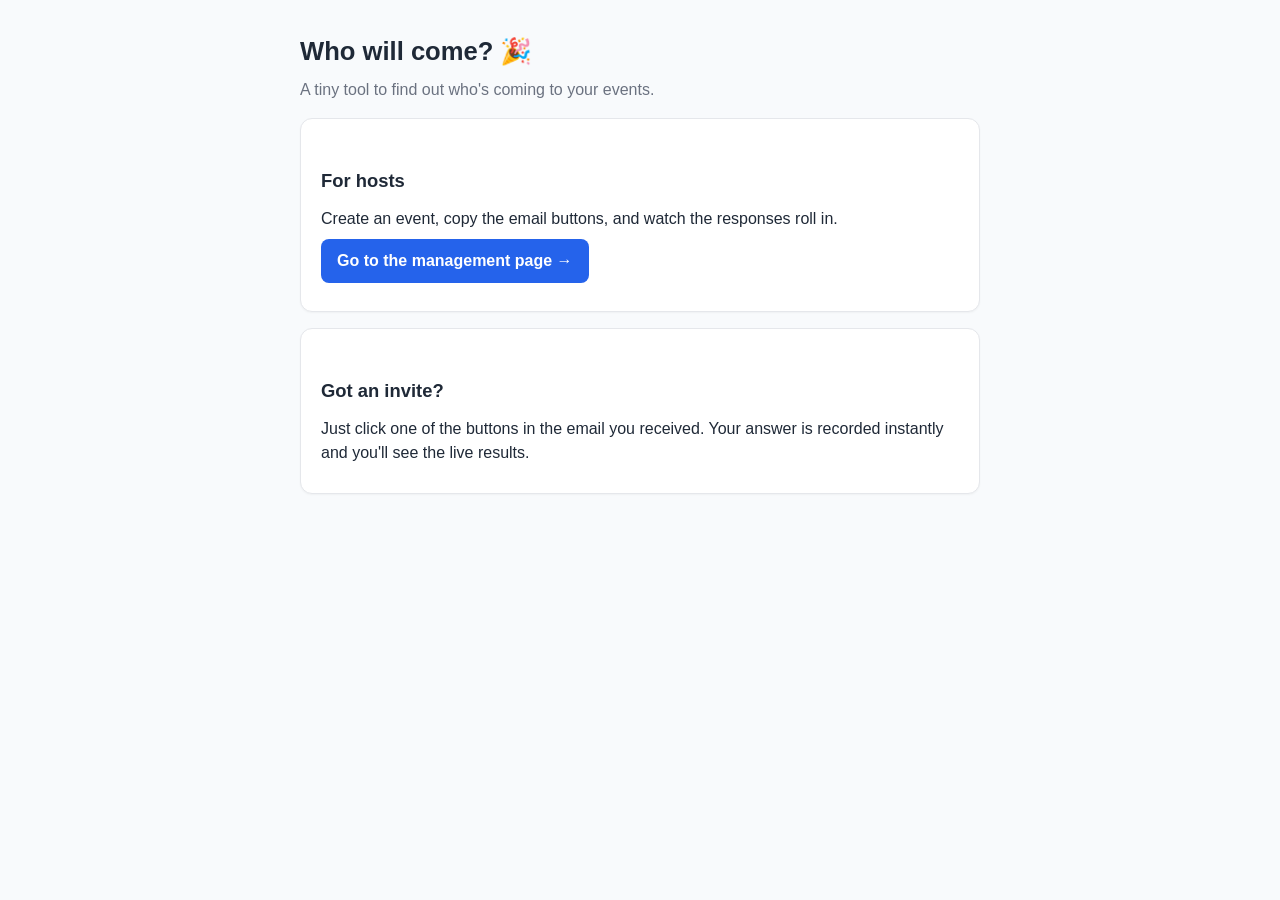
<file: index.html>
<!DOCTYPE html>
<html lang="en">
<head>
  <meta charset="utf-8" />
  <meta name="viewport" content="width=device-width, initial-scale=1" />
  <title>Who will come?</title>
  <link rel="stylesheet" href="styles.css" />
</head>
<body>
  <div class="wrap">
    <h1>Who will come? 🎉</h1>
    <p class="muted">A tiny tool to find out who's coming to your events.</p>

    <div class="card">
      <h2>For hosts</h2>
      <p>Create an event, copy the email buttons, and watch the responses roll in.</p>
      <p><a href="admin.html"><button>Go to the management page →</button></a></p>
    </div>

    <div class="card">
      <h2>Got an invite?</h2>
      <p>Just click one of the buttons in the email you received. Your answer is
         recorded instantly and you'll see the live results.</p>
    </div>
  </div>
</body>
</html>
</file>
<file: styles.css>
:root {
  --green: #16a34a;
  --red:   #dc2626;
  --amber: #d97706;
  --ink:   #1f2937;
  --muted: #6b7280;
  --line:  #e5e7eb;
  --bg:    #f8fafc;
  --card:  #ffffff;
}

* { box-sizing: border-box; }

body {
  font-family: -apple-system, BlinkMacSystemFont, "Segoe UI", Roboto, Helvetica, Arial, sans-serif;
  color: var(--ink);
  background: var(--bg);
  margin: 0;
  padding: 0;
  line-height: 1.5;
}

.wrap {
  max-width: 720px;
  margin: 0 auto;
  padding: 32px 20px 64px;
}

h1 { font-size: 1.6rem; margin: 0 0 4px; }
h2 { font-size: 1.15rem; margin: 28px 0 12px; }
p  { margin: 8px 0; }
.muted { color: var(--muted); }
a { color: #2563eb; }

.card {
  background: var(--card);
  border: 1px solid var(--line);
  border-radius: 12px;
  padding: 20px;
  margin: 16px 0;
  box-shadow: 0 1px 2px rgba(0,0,0,.04);
}

label { display: block; font-weight: 600; font-size: .9rem; margin: 12px 0 4px; }

input[type="text"],
input[type="email"],
textarea {
  width: 100%;
  padding: 10px 12px;
  border: 1px solid var(--line);
  border-radius: 8px;
  font: inherit;
  background: #fff;
}
textarea { min-height: 70px; resize: vertical; }

button {
  font: inherit;
  font-weight: 600;
  border: 0;
  border-radius: 8px;
  padding: 10px 16px;
  cursor: pointer;
  background: #2563eb;
  color: #fff;
}
button:hover { filter: brightness(.95); }
button.secondary { background: #e5e7eb; color: var(--ink); }
button.danger    { background: var(--red); }
button.ghost     { background: transparent; color: #2563eb; padding: 6px 8px; }

.row { display: flex; gap: 8px; flex-wrap: wrap; align-items: center; }
.spacer { flex: 1; }

.event {
  border: 1px solid var(--line);
  border-radius: 10px;
  padding: 16px;
  margin: 12px 0;
}
.event h3 { margin: 0 0 4px; font-size: 1.05rem; }

.counts { display: flex; gap: 14px; margin: 8px 0; flex-wrap: wrap; }
.pill { display: inline-flex; align-items: center; gap: 6px; font-size: .9rem; }
.dot { width: 10px; height: 10px; border-radius: 50%; display: inline-block; }
.dot.yes   { background: var(--green); }
.dot.no    { background: var(--red); }
.dot.maybe { background: var(--amber); }

.embed {
  width: 100%;
  font-family: ui-monospace, SFMono-Regular, Menlo, monospace;
  font-size: .8rem;
  white-space: pre;
  overflow-x: auto;
  background: #0f172a;
  color: #e2e8f0;
  border-radius: 8px;
  padding: 12px;
  margin-top: 10px;
}

.preview {
  border: 1px dashed var(--line);
  border-radius: 8px;
  padding: 4px 12px;
  background: #fff;
}

.hidden { display: none !important; }

.notice {
  padding: 12px 14px;
  border-radius: 8px;
  background: #ecfdf5;
  border: 1px solid #a7f3d0;
  color: #065f46;
  margin: 12px 0;
}
.notice.error { background: #fef2f2; border-color: #fecaca; color: #991b1b; }

.chart-box { max-width: 320px; margin: 8px auto; }

.choice-buttons { display: flex; gap: 8px; flex-wrap: wrap; margin: 12px 0; }
.choice-buttons button { color: #fff; }
.choice-buttons .yes   { background: var(--green); }
.choice-buttons .no    { background: var(--red); }
.choice-buttons .maybe { background: var(--amber); }
.choice-buttons button.active { outline: 3px solid rgba(0,0,0,.2); }

.names { list-style: none; padding: 0; margin: 6px 0; }
.names li { font-size: .9rem; color: var(--muted); }
</file>
